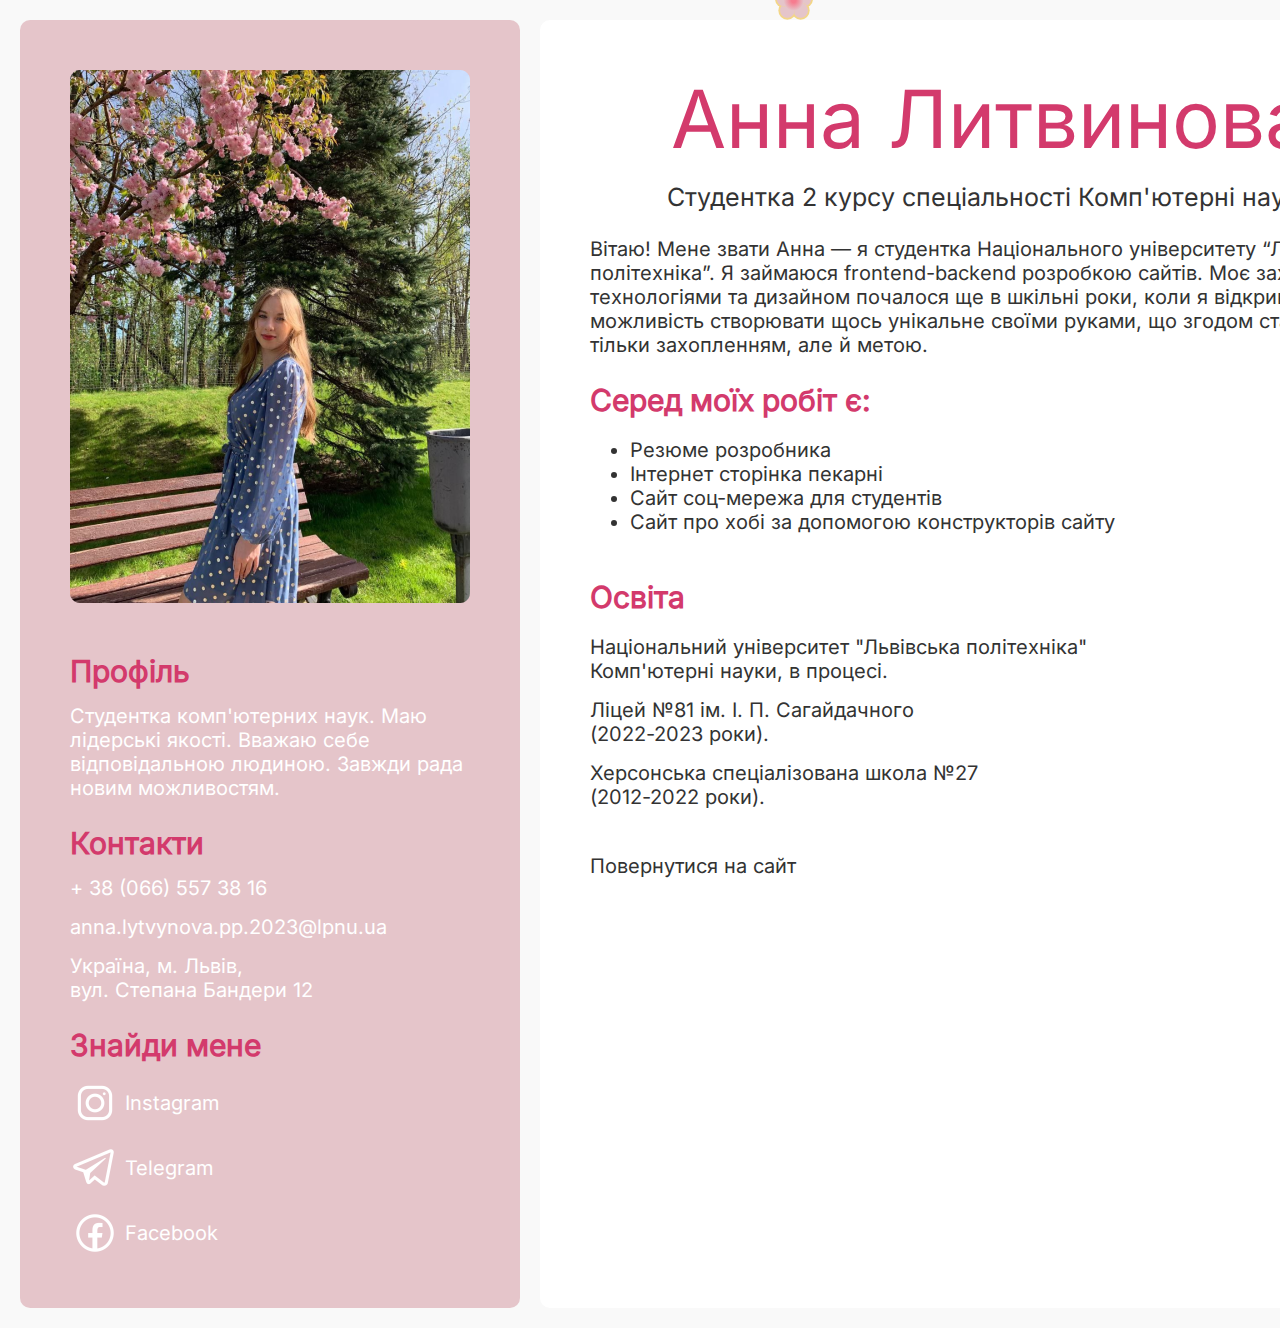
<file: autor.html>
<!DOCTYPE html>
<html lang="uk">
<head>
    <meta charset="UTF-8">
    <meta name="viewport" content="width=device-width, initial-scale=1.0">
    <meta name="author" content="Anna Lytvynova">
    <meta name="keywords" content="Архонти, геншин, Genshin Impact, історія, геймплей, піднесення, таланти, сузір’я">
    <meta name="description" content="Архонти">
    <meta name="robots" content="noindex, nofollow">
    <link rel="icon" href="./image/favicon.png" type="image/icon" class="icon">
    <link rel="stylesheet" href="./style/style.css">
    <link rel="stylesheet" href="./style/character-style.css">
    <title>Про автора</title>
</head>
<body class="autor">
    <div class="container">
        <!-- Ліва колонка -->
        <div class="left-column" data-animate="fade-in">
            <div class="profile-photo">
                <img src="./image/autor/image.jpg" alt="Фото автора">
            </div>
            <div class="profile-info">
                <h2 class="autor">Профіль</h2>
                <p>
                    Студентка комп'ютерних наук. Маю лідерські якості. Вважаю себе відповідальною людиною. Завжди рада
                    новим можливостям.
                </p>
            </div>
            <div class="autor-contacts">
                <h2 class="autor">Контакти</h2>
                <ul>
                    <li>
                        <a class="link" href="tel:+380665573816">+ 38 (066) 557 38 16</a>
                    </li>
                    <li>
                        <a class="link" href="mailto:anna.lytvynova.pp.2023@lpnu.ua">anna.lytvynova.pp.2023@lpnu.ua</a>
                    </li>
                    <li>
                        <a class="link" href="https://maps.app.goo.gl/qjgP1mHz5MEiXUup9" target="_blank">
                            Україна, м. Львів,
                            <br>вул. Степана Бандери 12
                        </a>
                    </li>
                </ul>
            </div>
            <div class="social-links">
                <h2 class="autor">Знайди мене</h2>
                <div class="social-media-autor">
                    <a href="https://www.instagram.com/any.sh.ka/" target="_blank">
                        <img class="sm-image" src="./image/Instagram.svg" alt="інстаграм">
                        <p>Instagram</p>
                    </a>
                </div>
                <div class="social-media-autor">
                    <a href="https://t.me/any_shka" target="_blank">
                        <img class="sm-image" src="./image/Telegram.svg" alt="телеграм">
                        <p>Telegram</p>
                    </a>
                </div>
                <div class="social-media-autor">
                    <a href="https://www.facebook.com/profile.php?id=100022411786687&locale=uk_UA" target="_blank">
                        <img class="sm-image" src="./image/Facebook.svg" alt="фейсбук"">
                        <p>Facebook</p>
                    </a>
                </div>
            </div>
        </div>
        <!-- Права колонка -->
        <div class="right-column" data-animate="fade-in">
            <div class="right-column-first">
                <h1 class="autor">Анна Литвинова</h1>
                <h3 class="autor">Студентка 2 курсу спеціальності Комп'ютерні науки</h3>
            </div>
            <p>
                Вітаю! Мене звати Анна — я студентка Національного університету “Львівська політехніка”. Я займаюся frontend-backend
                розробкою сайтів. Моє захоплення технологіями та дизайном почалося ще в шкільні роки, коли я відкрив для себе можливість
                створювати щось унікальне своїми руками, що згодом стало не тільки захопленням, але й метою.
            </p>
            <div class="right-column-second">
                <h2 class="autor">Серед моїх робіт є:</h2>
                <ul>
                    <li>Резюме розробника</li>
                    <li>Інтернет сторінка пекарні</li>
                    <li>Сайт соц-мережа для студентів</li>
                    <li>Сайт про хобі за допомогою конструкторів сайту</li>
                </ul>
            </div>
            <div class="right-column-third">
                <h2 class="autor">Освіта</h2>
                <ul>
                    <li>
                        Національний університет "Львівська політехніка"
                        <br>Комп'ютерні науки, в процесі.
                    </li>
                    <li>Ліцей №81 ім. І. П. Сагайдачного
                        <br>(2022-2023 роки).
                    </li>
                    <li>
                        Херсонська спеціалізована школа №27
                        <br>(2012-2022 роки).
                    </li>
                </ul>
            </div>
            <div>
                <a href="./index.html" class="back">Повернутися на сайт</a>
            </div>
        </div>
    </div>
    <script src="./script/script.js"></script>
    <script src="./script/snow.js"></script>
</body>
</html>
</file>
<file: style/style.css>
*,
*::before,
*::after {
    box-sizing: border-box;
}

:root{
    --gameplay: #656565;
    --dark-gold: #B4A87F;
    --gold: #D4BE6F;
    --anemo: #2FD4D6;
    --geo: #ECD693;
    --electro: #BFA7FB;
    --dendro: #AFF175;
    --hydro: #37A6D7;
    --pyro: #E55458;
    --cryo: #A0C7F3;
    --star: #44505C;
    --card-modal: #C9C9C9;
}

::-webkit-scrollbar {
    width: 10px;
    height: 10px;
    border-radius: 5px;
}

::-webkit-scrollbar-button {
    height: 1px;
    background-color: transparent;
}

.talents-text::-webkit-scrollbar {
    width: 5px;
}

.talents-text::-webkit-scrollbar-track {
    background-color: #ffffff51;
}

.talents-text::-webkit-scrollbar-thumb {
    background-color: #313c4eae;
}

.talents-text::-webkit-scrollbar-thumb:hover {
    background-color: #47556c;
}

.constellation-text-block::-webkit-scrollbar {
    width: 5px;
}

.constellation-text-block::-webkit-scrollbar-track {
    background-color: #ffffff51;
}

.constellation-text-block::-webkit-scrollbar-thumb {
    background-color: #313c4eae;
}

.constellation-text-block::-webkit-scrollbar-thumb:hover {
    background-color: #47556c;
}

@font-face {
    font-family: "Genshin Impact";
    src: url(/fonts/GenshinImpact.ttf);
}

@font-face {
    font-family: "Pacifico";
    src: url(/fonts/Pacifico.ttf);
}

@font-face {
    font-family: "Inter";
    src: url(/fonts/Inter.ttf);
}

html {
    scroll-behavior: smooth;
}

body {
    margin: 0 auto;
    background-repeat: no-repeat;
    background-position: center top;
    background-attachment: fixed;
    background-size: cover;
    font-family: "Inter";
    font-size: 20px;
    display: flex;
    flex-direction: column;
    align-items: center;
}

main {
    display: flex;
    flex-direction: column;
    align-items: center;
    z-index: 2;
}

h1 {
    margin: 30px 0 0 40px;
    font-size: 80px;
    font-family: "Pacifico";
    font-weight: 400;
}

h2 {
    margin: 30px 0 0 40px;
    font-size: 25px;
    font-family: "Genshin Impact";
}

h3 {
    width: 1300px;
    font-family: "Genshin Impact";
    font-size: 80px;
    font-weight: 400;
    text-transform: uppercase;
    position: relative;
    text-align: center;
    margin: 100px 0;
    display: flex;
    justify-content: center;
    align-items: center;
}

h3::before {
    position: absolute;
    left: 0;
    width: 350px;
    height: 5px;
    border-radius: 10px;
    content: '';
}

h3::after {
    position: absolute;
    right: 0;
    width: 350px;
    height: 5px;
    border-radius: 10px;
    content: '';
}

h4 {
    font-family: "Genshin Impact";
    font-size: 80px;
    font-weight: 400;
    padding: 25px 97px;
    margin: 0;
}

a {
    text-decoration: none;
}

section {
    width: 1300px;
}

p {
    margin: 0;
}

/* навігація */

header {
    display: flex;
    justify-content: center;
}

.nav {
    width: 1400px;
    height: 50px;
    border-radius: 15px;
    margin-top: 15px;
    padding: 0 20px;
    display: flex;
    justify-content: space-between;
    align-items: center;
    font-family: "Genshin Impact";
}

.nav ul {
    list-style-type: none;
    margin: 0;
    padding: 0;
}

.nav a {
    text-transform: uppercase;
    text-decoration: none;
    transition: color 0.4s ease;
    position: relative;
}

.nav a::after {
    content: '';
    position: absolute;
    left: 0;
    bottom: -5px;
    width: 0;
    height: 2px;
    border-radius: 2px;
    transition: width 0.4s ease;
}

.nav a:hover::after {
    width: 100%;
}

.nav span {
    font-size: 25px;
}

.nav span::after {
    content: '';
    position: absolute;
    left: 0;
    bottom: -5px;
    width: 0;
    height: 2px;
    border-radius: 2px;
    transition: width 0.4s ease;
}

.nav span:hover::after {
    width: 100%;
}

.nav ul {
    display: flex;
    gap: 20px;
}

.nav ul li a {
    gap: 20px;
}

/* віджет архонта */

.carousel {
    position: relative;
    display: flex;
    width: 1380px;
    flex-direction: row;
    justify-content: space-around;
    margin-top: 150px;
}

.carousel-button {
    position: absolute;
    cursor: pointer;
    padding: 0;
    background-color: transparent;
    border: transparent;
    top: 225px;
}

.carousel-button.left {
    left: 0;
} 

.carousel-button.right {
    right: 0;
}

.carousel-vidget {
    border-radius: 70px 70px 0 0;
    width: 1300px;
    height: 500px;
    position: absolute;
    z-index: 3;
}

.carousel-vidget-text {
    position: absolute;
    z-index: 3;
}

.carousel-vidget p {
    margin: 40px 0 0 40px;
    width: 550px;
    font-family: "Inter";
}

.img {
    position: absolute;
    bottom: 0;
    right: 0;
    z-index: 3;
    height: 600px;
    width: 700px;
}

.ellipse-left {
    position: absolute;
    bottom: 0;
    left: 0;
    width: 411px;
    height: 212px;
}

.ellipse-right {
    position: absolute;
    bottom: 0;
    right: 0;
    width: 405px;
    height: 347px;
}

/* історія */

#history-section h3 {
    margin-top: 600px;
}

.history-section {
    display: flex;
    flex-direction: column;
    align-items: center;
    gap: 50px;
}

.history-section-block {
    width: 1300px;
    height: 300px;
    padding: 25px;
    background-color: #fff;
    border-radius: 10px;
    box-shadow: 10px 10px 4px 0 rgba(0, 0, 0, 0.25);
    display: flex;
    justify-content: space-between;
}

.history-person-block {
    gap: 50px;
    display: flex;
    align-items: center;
}

.history-person-block img {
    height: 250px;
    width: 250px;
}

.history-text {
    width: 320px;
    height: 220px;
    border-radius: 10px;
    display: flex;
    justify-content: center;
    align-items: center;
}

.history-text p {
    margin: 0;
}

.history-symbol {
    gap: 25px;
    display: flex;
    align-items: center;
}

.history-symbol img {
    height: 280px;
    width: 280px;
}

.history-block {
    display: flex;
    justify-content: center;
    flex-wrap: wrap;
    gap: 100px;
}

.history-person {
    height: 600px;
    width: 600px;
    color: #fff;
    border-radius: 10px;
    overflow: auto;
}

.history-person p {
    font-weight: 400;
    padding: 0 30px;
}

/* геймплей */

.gameplay-section {
    display: flex;
    flex-direction: column;
    align-items: center;
    gap: 25px;
}

.gameplay-text {
    margin: 0;
    width: 1300px;
}

.gameplay-text span {
    font-weight: 600;
}

.gameplay-video-block {
    display: flex;
    justify-content: center;
    flex-wrap: wrap;
    column-gap: 100px;
    color: var(--gameplay);
}

.gameplay-video {
    display: flex;
    flex-direction: column;
    flex-wrap: wrap;
    text-align: center;
}

.gameplay-video img {
    margin: 25px 0;
    width: 600px;
}

.gameplay-video video {
    margin: 25px 0;
    width: 600px;
    height: 325px;
    background-color: #000;
}

.gameplay-video p {
    margin: 0;
}

/* піднесення */

.ascensions-section {
    display: flex;
    flex-direction: column;
    align-items: center;
    gap: 50px;
}

.ascensions-section img {
    width: 1300px;
    height: 1106px;
    border-radius: 10px;
}

.ascensions-text {
    margin: 0;
    width: 1300px;
}

/* таланти */

.talents-section {
    display: flex;
    flex-direction: column;
    align-items: center;
    color: #fff;
    gap: 50px;
}

.talents-section-img {
    width: 880px;
    height: 1510px;
    border-radius: 10px;
}

.talents-section-block {
    display: flex;
    justify-content: center;
}

.talents-section-block-interactive {
    width: 1300px;
    position: relative;
    display: flex;
    justify-content: center;
    font-family: "Genshin Impact";
    font-size: 15px;
}

.talents-left-section {
    width: 350px;
    height: 710px;
    background: linear-gradient(180deg, rgba(38, 47, 62, 0.9) 31.3%, rgba(102, 102, 102, 0.5) 78.3%);
    position: absolute;
    z-index: 3;
    display: flex;
    flex-direction: column;
    align-items: center;
    padding: 25px;
    display: none;
    opacity: 0;
    transform: translateX(-100%);
    animation: slideIn 0.3s ease-out forwards;
}

@keyframes slideIn {
    0% {
        opacity: 0;
        transform: translateX(-100%);
    }

    100% {
        opacity: 1;
        transform: translateX(0);
    }
}

@keyframes slideOut {
    0% {
        opacity: 1;
        transform: translateX(100%);
    }

    100% {
        opacity: 0;
        transform: translateX(0);
    }
}

.talents-left-section p {
    margin: 0;
}

.talents-left-section img {
    margin: 10px 0;
    height: 50px;
    width: 50px;
}

.talents-left-text {
    text-align: center;
}

.description {
    border-radius: 25px;
    border-color: transparent;
    width: 300px;
    height: 30px;
    background-color: #fff;
    color: var(--star);
    display: flex;
    align-items: center;
    justify-content: center;
    display: flex;
    margin: 25px 0;
}

.talents-text {
    width: 300px;
    height: 445px;
    overflow: auto;
}

.talents-list {
    margin: 0;
}

.star-block {
    position: absolute;
    width: 300px;
    height: 20px;
    margin: 25px;
    bottom: 0;
    display: flex;
    justify-content: center;
}

.string-b {
    position: absolute;
    display: block;
    width: 130px;
    height: 2px;
    left: 0;
    top: 10px;
    background-color: var(--star);
    border-radius: 10px;
    color: transparent;
}

img.star {
    position: absolute;
    margin: 0;
    height: 20px;
    width: 20px;
}

.string-a {
    position: absolute;
    display: block;
    width: 130px;
    height: 2px;
    right: 0;
    top: 10px;
    background-color: var(--star);
    border-radius: 10px;
    color: transparent;
}

img.talents-intersctive-img {
    height: 710px;
    width: 1300px;
}

.talents-right-block {
    width: 370px;
    height: 375px;
    position: absolute;
    top: 0;
    right: 0;
    margin: 50px;
    display: flex;
    flex-direction: column;
    align-items: flex-end;
}

.talents-right-section {
    display: flex;
    align-items: center;
    margin: 0 0 15px 0;
}

.talents-right-section img {
    height: 50px;
    width: 50px;
    margin: 0;
}

.talents-right-section p {
    margin-right: 20px;
    width: 250px;
    text-align: end;
}

.talents-right-section:hover {
    width: 370px;
    height: 50px;
    background: linear-gradient(90deg, rgba(255, 255, 255, 0) 0%, rgba(0, 0, 0, 0.1) 16.61%, rgba(0, 0, 0, 0.3) 50%, rgba(0, 0, 0, 0.1) 87.98%, rgba(255, 255, 255, 0) 100%);
    display: flex;
    justify-content: flex-end;
    align-items: center;
    margin: 0 0 15px 0;
}

.talents-right-section.active {
    width: 370px;
    height: 50px;
    background: linear-gradient(90deg, rgba(255, 255, 255, 0) 0%, rgba(0, 0, 0, 0.1) 16.61%, rgba(0, 0, 0, 0.3) 50%, rgba(0, 0, 0, 0.1) 87.98%, rgba(255, 255, 255, 0) 100%);
    display: flex;
    justify-content: flex-end;
    align-items: center;
    margin: 0 0 15px 0;
}

.talents-p {
    margin: 0;
    width: 1300px;
    color: #000;
}

.dark-gold {
    color: var(--dark-gold);
}

.gold {
    color: var(--gold);
}

.anemo {
    color: var(--anemo);
}

.geo {
    color: var(--geo);
}

.electro {
    color: var(--electro);
}

.dendro {
    color: var(--dendro);
}

.hydro {
    color: var(--hydro);
}

.pyro {
    color: var(--pyro);
}

.cryo {
    color: var(--cryo);
}

/* сузір'я */

.constellation-section {
    display: flex;
    flex-direction: column;
    align-items: center;
    color: #fff;
}

.constellation-section-block {
    display: flex;
    justify-content: center;
}

.constellation-section-block-interactive {
    width: 1300px;
    position: relative;
    display: flex;
    justify-content: center;
    font-family: "Genshin Impact";
    font-size: 15px;
}

.constellation-left-section {
    width: 350px;
    height: 730px;
    background: linear-gradient(180deg, rgba(38, 47, 62, 0.9) 31.3%, rgba(102, 102, 102, 0.5) 78.3%);
    position: absolute;
    z-index: 3;
    display: flex;
    flex-direction: column;
    align-items: center;
    padding: 25px;
    display: none;
    opacity: 0;
    transform: translateX(-100%);
    animation: slideIn 0.3s ease-out forwards;
}

.constellation-left-section-top {
    display: flex;
    flex-direction: column;
    align-items: center;
}

.constellation-left-section img {
    width: 75px;
    height: 75px;
    margin: 0;
}

.star-block-top {
    position: relative;
    width: 300px;
    height: 20px;
    margin: 25px;
    top: 0;
    display: flex;
    justify-content: center;
}

.string-b {
    position: absolute;
    display: block;
    width: 130px;
    height: 2px;
    left: 0;
    top: 10px;
    background-color: var(--star);
    border-radius: 10px;
    color: transparent;
}

.star-block-top img.star {
    position: absolute;
    margin: 0;
    height: 20px;
    width: 20px;
}

.string-a {
    position: absolute;
    display: block;
    width: 130px;
    height: 2px;
    right: 0;
    top: 10px;
    background-color: var(--star);
    border-radius: 10px;
    color: transparent;
}

.constellation-text {
    width: 300px;
}

.constellation-text .dark-gold {
    color: var(--dark-gold);
    font-size: 20px;
}

.constellation-left-section p {
    margin: 0;
}

.constellation-text p:nth-child(2) {
    margin: 10px 0 30px 0;
}

.constellation-text-block {
    width: 305px;
    height: 375px;
    overflow: auto;
}

.string {
    width: 300px;
    height: 2px;
    background-color: var(--star);
    border-radius: 10px;
    color: transparent;
    margin-top: 15px;
}

.star-block-bottom {
    position: absolute;
    width: 300px;
    height: 20px;
    margin: 25px;
    bottom: 0;
    display: flex;
    justify-content: center;
}

.star-block-bottom img.star {
    position: absolute;
    margin: 0;
    height: 20px;
    width: 20px;
}

.conselattion-section-img {
    height: 730px;
    width: 1300px;
}

.constellation-right-block {
    width: 350px;
    height: 480px;
    position: absolute;
    top: 0;
    right: 0;
    margin: 124px 55px;
    gap: 30px;
    display: flex;
    flex-direction: column;
    justify-content: space-between;
}

.constellation-right-section {
    display: flex;
    align-items: center;
    height: 50px;
}

.constellation-right-section img {
    height: 50px;
    width: 50px;
    margin: 0;
}

.constellation-right-section p {
    margin-left: 20px;
    width: 250px;
}

.constellation-right-section:nth-child(2) {
    margin-left: 50px;
}

.constellation-right-section:nth-child(3) {
    margin-left: 75px;
}

.constellation-right-section:nth-child(4) {
    margin-left: 75px;
}

.constellation-right-section:nth-child(5) {
    margin-left: 50px;
}

.constellation-right-section:hover {
    height: 50px;
    background: linear-gradient(90deg, rgba(255, 255, 255, 0) 0%, rgba(132, 132, 132, 0.1) 16.61%, rgba(255, 255, 255, 0.3) 50%, rgba(132, 132, 132, 0.1) 87.98%, rgba(255, 255, 255, 0) 100%);
}

.constellation-right-section.active {
    height: 50px;
    background: linear-gradient(90deg, rgba(255, 255, 255, 0) 0%, rgba(132, 132, 132, 0.1) 16.61%, rgba(255, 255, 255, 0.3) 50%, rgba(132, 132, 132, 0.1) 87.98%, rgba(255, 255, 255, 0) 100%);
}
.star-consellation img {
    position: absolute;
    height: 82px;
    width: 82px;
    transition: transform 0.3s ease;
}

.star-consellation img.active {
    transform: scale(1.7);
}

/* картки */

.cards-section {
    display: flex;
    flex-direction: column;
    align-items: center;
    gap: 50px;
}

.cards-text {
    margin: 0;
    width: 1300px;
}

.genshin {
    font-family: "Genshin Impact";
}

.cards-section-block {
    display: flex;
    justify-content: center;
    flex-wrap: wrap;
    gap: 100px;
}

.cards-section-block img {
    cursor: pointer;
    transition: transform 0.3s ease;
    height: 600px;
    width: 350px;
}

.cards-section-block img:hover {
    transform: scale(1.1);
}

/* модальне вікно */

.cards-section-block-modal {
    opacity: 0;
    visibility: hidden;
    transition: opacity 0.3s ease, visibility 0.5s ease;
}

.cards-section-block-modal.visible {
    opacity: 1;
    visibility: visible;
    display: flex;
}

.cards-section-block-modal-mini {
    position: fixed;
    top: 0;
    left: 0;
    right: 0;
    bottom: 0;
    width: 100%;
    height: 100%;
    display: flex;
    justify-content: center;
    align-items: center;
    background-color: rgba(0, 0, 0, 0.5);
    z-index: 5;
}

.modal {
    position: relative;
    width: 1300px;
    height: 665px;
    border-radius: 20px;
    font-family: "Genshin Impact";
    color: #fff;
    font-size: 15px;
    overflow: auto;
    display: flex;
    justify-content: space-between;
    padding: 25px;
}

.modal-block-left {
    display: flex;
    flex-direction: column;
    gap: 25px;
}

.block-modal {
    width: 800px;
    height: auto;
    border-radius: 20px;
    display: flex;
    justify-content: space-between;
    padding: 15px;
    margin-right: 35px;
}

.modal-block {
    display: flex;
}

.modal-mini-block {
    width: 100px;
    height: 100px;
    border-radius: 20px;
    margin-right: 25px;
}

.modal-mini-block img {
    height: 100px;
    width: 100px;
}

.modal-text {
    display: flex;
    flex-direction: column;
    gap: 30px;
}

.modal-text-block {
    display: flex;
    flex-direction: column;
    gap: 10px;
}

.modal-text p {
    margin: 0;
}

.one {
    font-size: 20px;
}

.two {
    color: var(--card-modal);
}

.stuhiya {
    display: flex;
    gap: 10px;
}

.stuhiya img {
    height: 33px;
    width: 30px;
}

.fake {
    color: transparent;
    height: 1px;
}

.close-btn {
    background: transparent;
    border: transparent;
    width: 15px;
    height: 25px;
    color: #fff;
    font-size: 20px;
    cursor: pointer;
}

/* регіон */

.region{
    display: flex;
    flex-direction: column;
    justify-content: center;
    align-items: center;
    gap: 50px;
}

.region-section {
    display: flex;
    justify-content: space-between;
    align-items: center;
    width: 1300px;
}

.region-section-block{
    display: flex;
    flex-direction: column;
    gap: 25px;
    width: 675px;
}

.region-section-p {
    margin: 0;
    font-family: "Genshin Impact";
    font-size: 70px;
}

.region-section-text {
    display: flex;
    flex-direction: column;
    gap: 10px;
}

.region-section-text p {
    margin: 0;
}

.region-map {
    display: flex;
    flex-direction: column;
    align-items: center;
    gap: 25px;
}

.region-p {
    font-family: "Genshin Impact";
    font-size: 50px;
    margin: 0;
}

.map {
    border-radius: 20px;
}

.region-music {
    display: flex;
    flex-direction: column;
    align-items: center;
    gap: 25px;
}

.region-music p {
    margin: 0;
}

.region-music-section {
    display: flex;
    flex-direction: column;
    gap: 10px;
}

.spotify {
    border-radius: 12px;
    margin-bottom: 50px;
}

/* футер */

footer {
    height: 200px;
    width: 100%;
    display: flex;
    justify-content: center;
    font-size: 15px;
}

.footer::before {
    background-repeat: no-repeat;
    position: absolute;
    bottom: 0;
    left: 0;
    content: '';
    height: 120px;
}

.footer {
    width: 100%;
    position: relative;
    display: flex;
    align-items: center;
    justify-content: space-around;
}

.footer::after {
    background-repeat: no-repeat;
    position: absolute;
    bottom: 0;
    right: 0;
    content: '';
    height: 120px;
}

.footer-section {
    display: flex;
    align-items: center;
    justify-content: space-around;
    width: 100%;
    margin: 50px 150px;
    z-index: 3;
}

.footer-first {
    display: flex;
    flex-direction: column;
    gap: 20px;
}

.link-first {
    color: #fff;
    transition: color 0.4s ease;
}

.footer-nav {
    display: flex;
    align-items: center;
    font-family: "Genshin Impact";
}

.footer-nav ul {
    display: flex;
    gap: 20px;
    list-style: none;
    padding: 0;
    margin: 0;
}

.footer-nav a {
    text-transform: uppercase;
    text-decoration: none;
    transition: color 0.4s ease;
    position: relative;
}

.footer-nav a::after {
    content: '';
    position: absolute;
    left: 0;
    bottom: -5px;
    width: 0;
    height: 2px;
    border-radius: 2px;
    transition: width 0.4s ease;
}

.footer-nav a:hover::after {
    width: 100%;
}

.footer-copyright {
    font-size: 15px;
    margin: 0;
}

.footer-second ul {
    display: flex;
    flex-direction: column;
    gap: 10px;
    list-style: none;
    margin: 0;
    padding: 0;
}

.footer-second .link {
    display: inline-block;
    color: #fff;
    transition: transform 0.3s ease;
}

.footer-second .link:hover {
    transform: scale(1.1);
}

.footer-third {
    display: flex;
    flex-direction: column;
    gap: 5px;
}

.footer-third p {
    color: #fff;
    display: flex;
    flex-direction: column;
    justify-content: center;
    gap: 5px;
    margin: 0;
}

.social-media {
    position: relative;
    display: inline-block;
}

.social-media::after {
    content: '';
    position: absolute;
    left: 0;
    bottom: -5px;
    width: 0;
    height: 2px;
    border-radius: 2px;
    transition: width 0.4s ease;
    background-color: #fff;
}

.social-media:hover::after {
    width: 100%;
}

.social-media a {
    display: flex;
    gap: 5px;
    cursor: pointer;
}

[data-animate] {
    opacity: 0;
    transform: translateY(20px);
    transition: opacity 0.6s ease, transform 0.6s ease;
}

[data-animate].show {
    opacity: 1;
    transform: translateY(0);
}

.video-container {
    position: fixed;
    top: 0;
    left: 0;
    width: 100%;
    height: 100%;
    display: flex;
    justify-content: center;
    align-items: center;
    transition: opacity 0.4s ease;
    z-index: 3;
}

.video-container video {
    width: 100%;
    height: 100%;
    object-fit: cover;
}

.video-container.hidden {
    opacity: 0;
    pointer-events: none;
}

body.index {
    background-image: url(/image/index/background.png);
    width: 100%;
    height: 100%;
    object-fit: cover;
}

main.index {
    margin: 100px 0;
    display: flex;
    flex-direction: column;
    align-items: center;
    gap: 150px;
}

.banner {
    display: flex;
    flex-direction: column;
    align-items: flex-end
}

.banner img {
    width: 1000px;
    height: 515px;
}

button.index {
    width: 250px;
    height: 50px;
    border: solid #D2D2AF 3px;
    background-color: #edecec;
    border-radius: 40px;
    margin-top: 25px;
    transition: background-color 0.4s ease;
}

button.index:hover {
    background-color: #fff;
}

button.index a {
    color: #D2D2AF;
    font-size: 20px;
    font-family: "Genshin Impact";
}

/* сторінка про автора */

body.autor {
    margin: 0;
    padding: 0;
    color: #333;
    background-color: #f9f9f9;
}

h1.autor {
    color: #d33a6c;
    margin: 0;
    font-family: "Inter";
    font-size: 80px;
}

h2.autor {
    font-size: 30px;
    color: #d33a6c;
    font-family: "Inter";
    margin: 0;
}

h3.autor {
    font-family: "Inter";
    width: auto;
    font-size: 25px;
    margin: 0;
    text-transform: none;
}

body.autor h1,h2,h3,p,ul,li,a  {
    z-index: 2;
    position: relative;
}

.container {
    display: flex;
    margin: 0 auto;
    padding: 20px;
    gap: 20px;
}

.left-column {
    width: 500px;
    background-color: #E5C5CA;
    color: #fff;
    padding: 50px;
    border-radius: 10px;
    display: flex;
    flex-direction: column;
    gap: 25px;
}

.profile-photo {
    margin-bottom: 25px;
    z-index: 2;
}

.left-column div {
    display: flex;
    flex-direction: column;
    gap: 15px;
}

.autor-contacts ul {
    display: flex;
    flex-direction: column;
    gap: 15px;
    list-style: none;
    margin: 0;
    padding: 0;
}

.autor-contacts .link {
    display: inline-block;
    color: #fff;
    transition: transform 0.3s ease;
}

.autor-contacts .link:hover {
    transform: scale(1.1);
}

.right-column {
    width: 900px;
    background-color: #ffffff;
    padding: 50px;
    border-radius: 10px;
    display: flex;
    flex-direction: column;
    gap: 25px;
}

.right-column-first {
    display: flex;
    flex-direction: column;
    align-items: center;
    gap: 15px;
    z-index: 2;
}

.right-column-second {
    z-index: 2;
}

.right-column-third ul {
    list-style: none;
    display: flex;
    flex-direction: column;
    gap: 15px;
    padding: 0;
    z-index: 2;
}

.social-links {
    display: flex;
    flex-direction: column;
    gap: 15px;
}

.social-media-autor p {
    color: #fff;
    display: flex;
    flex-direction: column;
    justify-content: center;
    gap: 5px;
    margin: 0;
}

.sm-image {
    height: 50px;
    width: 50px;
}

.social-media-autor {
    position: relative;
    display: inline-block;
    width: 175px;
    height: 50px;
}

.social-media-autor::after {
    content: '';
    position: absolute;
    left: 0;
    bottom: -5px;
    width: 0;
    height: 2px;
    border-radius: 2px;
    transition: width 0.4s ease;
    background-color: #fff;
}

.social-media-autor:hover::after {
    width: 100%;
}

.social-media-autor a {
    display: flex;
    gap: 5px;
    cursor: pointer;
}

.snowflake {
    position: absolute;
    top: -50px;
    z-index: 1;
    pointer-events: none;
}

.back {
    color: #333;
}

.back::after {
    content: '';
    position: absolute;
    left: 0;
    bottom: -5px;
    width: 0;
    height: 2px;
    border-radius: 2px;
    transition: width 0.4s ease;
    background-color: #333;
}

.back:hover::after {
    width: 100%;
}
</file>
<file: style/character-style.css>
/* Венті */

:root {
    --anemo: #2FD4D6;
    --H3-venti: #22575E;
    --H3-venti-light: #7D9DA1;
    --nav-block-venti: #E5F3F1;
    --nav-text-venti: #2CAABA;
    /* --carousel-venti: #86D3CE; */
    --history-venti: #72E6EE;
}

.history-person.venti::-webkit-scrollbar-thumb {
    background-color: #16717d;
    border-radius: 5px;
}

.history-person.venti::-webkit-scrollbar-thumb:hover {
    background-color: #31b8ca;
}

.cards-section-block-modal.venti ::-webkit-scrollbar-thumb {
    background-color: #2b6871;
    border-radius: 5px;
}

.cards-section-block-modal.venti ::-webkit-scrollbar-thumb:hover {
    background-color: #23818c;
}

.cards-section-block-modal.venti ::-webkit-scrollbar-track {
    border-radius: 5px;
    background-color: var(--H3-venti-light);
}

body.venti {
    background-image: url(/image/venti/background.png);
}

.nav.venti {
    background-color: var(--nav-block-venti);
}

.nav.venti span {
    color: var(--nav-text-venti);
}

.nav.venti span:hover {
    color: var(--anemo);
}

.nav.venti span::after {
    background-color: var(--anemo);
}

.nav.venti a {
    color: var(--nav-text-venti);
}

.nav.venti a:hover {
    color: var(--anemo);
}

.nav.venti a::after {
    background-color: var(--anemo);
}

.carousel-vidget.venti {
    color: #fff;
    background-color: var(--nav-text-venti);
}

.carousel-button.venti svg {
    fill: var(--nav-text-venti);
}

.venti-h3::before {
    background-color: var(--H3-venti);
}

.venti-h3 {
    color: var(--H3-venti);
}

.venti-h3::after {
    background-color: var(--H3-venti);
}

.history-text.venti {
    background-color: var(--history-venti);
}

.history-person.venti {
    background-color: var(--nav-text-venti);
}

.gameplay-text span.venti {
    color: var(--nav-text-venti);
}

.star-consellation.venti img:nth-child(1) {
    top: 147px;
    left: 593px;
}

.star-consellation.venti img:nth-child(2) {
    top: 220px;
    left: 682px;
}

.star-consellation.venti img:nth-child(3) {
    top: 374px;
    left: 794px;
}

.star-consellation.venti img:nth-child(4) {
    top: 534px;
    left: 595px;
}

.star-consellation.venti img:nth-child(5) {
    top: 459px;
    left: 463px;
}

.star-consellation.venti img:nth-child(6) {
    top: 422px;
    left: 613px;
}

.modal.venti {
    background-color: var(--H3-venti);
}

.block-modal.venti {
    background-color: var(--H3-venti-light);
}

.modal-mini-block.venti {
    background-color: var(--H3-venti);
}

.region-section-p.venti {
    color: var(--nav-text-venti);
}

.region-p.venti {
    color: var(--nav-text-venti);
}

footer.venti {
    background-color: var(--H3-venti);
}

.footer.venti::before {
    background-image: url(/image/venti/footer/footer1.png);
    width: 205px;
}

.footer.venti::after {
    background-image: url(/image/venti/footer/footer2.png);
    width: 260px;
}

.link-first.venti:hover {
    color: #8de7f3;
}

.footer-nav.venti a {
    color: var(--nav-text-venti);
}

.footer-nav.venti a:hover {
    color: var(--anemo);
}

.footer-nav.venti a::after {
    background-color: var(--anemo);
}

.footer-copyright.venti {
    color: var(--nav-text-venti);
}

/* Джон Лі */

:root {
    --H3-zhongli: #69452F;
    --H3-zhongli-light: #B79078;
    --nav-block-zhongli: #F5E0C5;
    --nav-text-zhongli: #BC754B;
    /* --carousel-zhongli: #D9AE68; */

}

.history-person.zhongli::-webkit-scrollbar-thumb {
    background-color: #975b39;
    border-radius: 5px;
}

.history-person.zhongli::-webkit-scrollbar-thumb:hover {
    background-color: #d08b63;
}

.cards-section-block-modal.zhongli ::-webkit-scrollbar-thumb {
    background-color: #80543a;
    border-radius: 5px;
}

.cards-section-block-modal.zhongli ::-webkit-scrollbar-thumb:hover {
    background-color: #9e6b4d;
}

.cards-section-block-modal.zhongli ::-webkit-scrollbar-track {
    border-radius: 5px;
    background-color: var(--H3-zhongli-light);
}

body.zhongli {
    background-image: url(/image/zhongli/background.png);
}

.nav.zhongli {
    background-color: var(--nav-block-zhongli);
}

.nav.zhongli span {
    color: var(--nav-text-zhongli);
}

.nav.zhongli span:hover {
    color: #EFA237;
}

.nav.zhongli span::after {
    background-color: #EFA237;
}

.nav.zhongli a {
    color: var(--nav-text-zhongli);
}

.nav.zhongli a:hover {
    color: #EFA237;
}

.nav.zhongli a::after {
    background-color: #EFA237;
}

.carousel-vidget.zhongli {
    color: #fff;
    background-color: var(--nav-text-zhongli);
}

.carousel-button.zhongli svg {
    fill: var(--nav-text-zhongli);
}

.zhongli-h3 {
    color: var(--H3-zhongli);
}

.zhongli-h3::before {
    background-color: var(--H3-zhongli);
}

.zhongli-h3::after {
    background-color: var(--H3-zhongli);
}

.history-text.zhongli {
    background-color: var(--nav-block-zhongli);
}

.history-person.zhongli {
    background-color: var(--nav-text-zhongli);
}

.gameplay-text span.zhongli {
    color: var(--nav-text-zhongli);
}

.star-consellation.zhongli img:nth-child(1) {
    top: 306px;
    left: 527px;
}

.star-consellation.zhongli img:nth-child(2) {
    top: 408px;
    left: 470px;
}

.star-consellation.zhongli img:nth-child(3) {
    top: 547px;
    left: 608px;
}

.star-consellation.zhongli img:nth-child(4) {
    top: 408px;
    left: 748px;
}

.star-consellation.zhongli img:nth-child(5) {
    top: 206px;
    left: 608px;
}

.star-consellation.zhongli img:nth-child(6) {
    top: 387px;
    left: 608px;
}

.modal.zhongli {
    background-color: var(--H3-zhongli);
}

.block-modal.zhongli {
    background-color: var(--H3-zhongli-light);
}

.modal-mini-block.zhongli {
    background-color: var(--H3-zhongli);
}

.region-section-p.zhongli {
    color: var(--nav-text-zhongli);
}

.region-p.zhongli {
    color: var(--nav-text-zhongli);
}

footer.zhongli {
    background-color: var(--H3-zhongli);
}

.footer.zhongli::before {
    background-image: url(/image/zhongli/footer/footer1.png);
    width: 185px;
}

.footer.zhongli::after {
    background-image: url(/image/zhongli/footer/footer2.png);
    width: 243px;
}
.link-first.zhongli:hover {
    color: #f4c789;
}

.footer-nav.zhongli a {
    color: var(--nav-text-zhongli);
}

.footer-nav.zhongli a:hover {
    color: #EFA237;
}

.footer-nav.zhongli a::after {
    background-color: #EFA237;
}

.footer-copyright.zhongli {
    color: var(--nav-text-zhongli);
}

/* Райден */

:root {
    --electro: #BFA7FB;
    --H3-raiden: #5B2D67;
    --H3-raiden-light: #B07CBD;
    --nav-block-raiden: #FBE3FF;
    --nav-text-raiden: #8358C4;
    /* --carousel-raiden: #DDB8E4; */

}

.history-person.raiden::-webkit-scrollbar-thumb {
    background-color: #593391;
    border-radius: 5px;
}

.history-person.raiden::-webkit-scrollbar-thumb:hover {
    background-color: #a677eb;
}

.cards-section-block-modal.raiden ::-webkit-scrollbar-thumb {
    background-color: #8358C4;
    border-radius: 5px;
}

.cards-section-block-modal.raiden ::-webkit-scrollbar-thumb:hover {
    background-color: #8c60ce;
}

.cards-section-block-modal.raiden ::-webkit-scrollbar-track {
    border-radius: 5px;
    background-color: var(--H3-raiden-light);
}

body.raiden {
    background-image: url(/image/raiden/background.png);
}

.nav.raiden {
    background-color: var(--nav-block-raiden);
}

.nav.raiden span {
    color: var(--nav-text-raiden);
}

.nav.raiden span:hover {
    color: var(--electro);
}

.nav.raiden span::after {
    background-color: var(--electro);
}

.nav.raiden a {
    color: var(--nav-text-raiden);
}

.nav.raiden a:hover {
    color: var(--electro);
}

.nav.raiden a::after {
    background-color: var(--electro);
}

.carousel-vidget.raiden {
    color: #fff;
    background-color: var(--nav-text-raiden);
}

.carousel-button.raiden svg {
    fill: var(--nav-text-raiden);
}

.raiden-h3 {
    color: var(--H3-raiden);
}

.raiden-h3::before {
    background-color: var(--H3-raiden);
}

.raiden-h3::after {
    background-color: var(--H3-raiden);
}

.history-text.raiden {
    background-color: var(--nav-block-raiden);
}

.history-person.raiden {
    background-color: var(--nav-text-raiden);
}

.gameplay-text span.raiden {
    color: var(--nav-text-raiden);
}

.star-consellation.raiden img:nth-child(1) {
    top: 542px;
    left: 608px;
}

.star-consellation.raiden img:nth-child(2) {
    top: 436px;
    left: 796px;
}

.star-consellation.raiden img:nth-child(3) {
    top: 253px;
    left: 796px;
}

.star-consellation.raiden img:nth-child(4) {
    top: 120px;
    left: 608px;
}

.star-consellation.raiden img:nth-child(5) {
    top: 252px;
    left: 427px;
}

.star-consellation.raiden img:nth-child(6) {
    top: 436px;
    left: 427px;
}

.modal.raiden {
    background-color: var(--H3-raiden);
}

.block-modal.raiden {
    background-color: var(--H3-raiden-light);
}

.modal-mini-block.raiden {
    background-color: var(--H3-raiden);
}

.region-section-p.raiden {
    color: var(--nav-text-raiden);
}

.region-p.raiden {
    color: var(--nav-text-raiden);
}

footer.raiden {
    background-color: var(--H3-raiden);
}

.footer.raiden::before {
    background-image: url(/image/raiden/footer/footer1.png);
    width: 265px;
}

.footer.raiden::after {
    background-image: url(/image/raiden/footer/footer2.png);
    width: 175px;
}

.link-first.raiden:hover {
    color: #c5a2f9;
}

.footer-nav.raiden a {
    color: var(--nav-text-raiden);
}

.footer-nav.raiden a:hover {
    color: var(--electro);
}

.footer-nav.raiden a::after {
    background-color: var(--electro);
}

.footer-copyright.raiden {
    color: var(--nav-text-raiden);
}

/* Нахіда */

:root {
    --H3-nahida: #175C30;
    --H3-nahida-light: #61B27F;
    --nav-block-nahida: #EAEEDF;
    --nav-text-nahida: #379859;
    /* --carousel-nahida: #ADDEC1; */

}

.history-person.nahida::-webkit-scrollbar-thumb {
    background-color: #2a7a46;
    border-radius: 5px;
}

.history-person.nahida::-webkit-scrollbar-thumb:hover {
    background-color: #51bd76;
}

.cards-section-block-modal.nahida ::-webkit-scrollbar-thumb {
    background-color: #1c5530;
    border-radius: 5px;
}

.cards-section-block-modal.nahida ::-webkit-scrollbar-thumb:hover {
    background-color: #3aa45f;
}

.cards-section-block-modal.nahida ::-webkit-scrollbar-track {
    border-radius: 5px;
    background-color: var(--H3-nahida-light);
}

body.nahida {
    background-image: url(/image/nahida/background.png);
}

.nav.nahida {
    background-color: var(--nav-block-nahida);
}

.nav.nahida span {
    color: var(--nav-text-nahida);
}

.nav.nahida span:hover {
    color: #5dd487;
}

.nav.nahida span::after {
    background-color: #5dd487;
}

.nav.nahida a {
    color: var(--nav-text-nahida);
}

.nav.nahida a:hover {
    color: #5dd487;
}

.nav.nahida a::after {
    background-color: #5dd487;
}

.carousel-vidget.nahida {
    color: #fff;
    background-color: var(--nav-text-nahida);
}

.carousel-button.nahida svg {
    fill: var(--nav-text-nahida);
}

.nahida-h3 {
    color: var(--H3-nahida);
}

.nahida-h3::before {
    background-color: var(--H3-nahida);
}

.nahida-h3::after {
    background-color: var(--H3-nahida);
}

.history-text.nahida {
    background-color: var(--nav-block-nahida);
}

.history-person.nahida {
    background-color: var(--nav-text-nahida);
}

.gameplay-text span.nahida {
    color: var(--nav-text-nahida);
}

.star-consellation.nahida img:nth-child(1) {
    top: 510px;
    left: 400px;
}

.star-consellation.nahida img:nth-child(2) {
    top: 325px;
    left: 400px;
}

.star-consellation.nahida img:nth-child(3) {
    top: 68px;
    left: 609px;
}

.star-consellation.nahida img:nth-child(4) {
    top: 326px;
    left: 814px;
}

.star-consellation.nahida img:nth-child(5) {
    top: 511px;
    left: 815px;
}

.star-consellation.nahida img:nth-child(6) {
    top: 539px;
    left: 609px;
}

.modal.nahida {
    background-color: var(--H3-nahida);
}

.block-modal.nahida {
    background-color: var(--H3-nahida-light);
}

.modal-mini-block.nahida {
    background-color: var(--H3-nahida);
}

.region-section-p.nahida {
    color: var(--nav-text-nahida);
}

.region-p.nahida {
    color: var(--nav-text-nahida);
}

footer.nahida {
    background-color: var(--H3-nahida);
}

.footer.nahida::before {
    background-image: url(/image/nahida/footer/footer1.png);
    width: 282px;
}

.footer.nahida::after {
    background-image: url(/image/nahida/footer/footer2.png);
    width: 220px;
}

.link-first.nahida:hover {
    color: #8cf1af;
}

.footer-nav.nahida a {
    color: var(--nav-text-nahida);
}

.footer-nav.nahida a:hover {
    color: #5dd487;
}

.footer-nav.nahida a::after {
    background-color: #5dd487;
}

.footer-copyright.nahida {
    color: var(--nav-text-nahida);
}

/* Фуріна */

:root {
    --H3-furina: #282C5B;
    --H3-furina-light: #767AB0;
    --nav-block-furina: #C0EAFF;
    --nav-text-furina: #475AB8;
    /* --carousel-furina: #7BA3F6; */

}

.history-person.furina::-webkit-scrollbar-thumb {
    background-color: #314299;
    border-radius: 5px;
}

.history-person.furina::-webkit-scrollbar-thumb:hover {
    background-color: #6578d7;
}

.cards-section-block-modal.furina ::-webkit-scrollbar-thumb {
    background-color: #304093;
    border-radius: 5px;
}

.cards-section-block-modal.furina ::-webkit-scrollbar-thumb:hover {
    background-color: #6a7dd9;
}

.cards-section-block-modal.furina ::-webkit-scrollbar-track {
    border-radius: 5px;
    background-color: var(--H3-furina-light);
}

body.furina {
    background-image: url(/image/furina/background.png);
}

.nav.furina {
    background-color: var(--nav-block-furina);
}

.nav.furina span {
    color: var(--nav-text-furina);
}

.nav.furina span:hover {
    color: #668fe6;
}

.nav.furina span::after {
    background-color: #668fe6;
}

.nav.furina a {
    color: var(--nav-text-furina);
}

.nav.furina a:hover {
    color: #668fe6;
}

.nav.furina a::after {
    background-color: #668fe6;
}

.carousel-vidget.furina {
    color: #fff;
    background-color: var(--nav-text-furina);
}

.carousel-button.furina svg {
    fill: var(--nav-text-furina);
}

.furina-h3 {
    color: var(--H3-furina);
}

.furina-h3::before {
    background-color: var(--H3-furina);
}

.furina-h3::after {
    background-color: var(--H3-furina);
}

.history-text.furina {
    background-color: var(--nav-block-furina);
}

.history-person.furina {
    background-color: var(--nav-text-furina);
}

.gameplay-text span.furina {
    color: var(--nav-text-furina);
}

.star-consellation.furina img:nth-child(1) {
    top: 125px;
    left: 605px;
}

.star-consellation.furina img:nth-child(2) {
    top: 345px;
    left: 453px;
}

.star-consellation.furina img:nth-child(3) {
    top: 496px;
    left: 478px;
}

.star-consellation.furina img:nth-child(4) {
    top: 539px;
    left: 605px;
}

.star-consellation.furina img:nth-child(5) {
    top: 496px;
    left: 741px;
}

.star-consellation.furina img:nth-child(6) {
    top: 346px;
    left: 765px;
}

.modal.furina {
    background-color: var(--H3-furina);
}

.block-modal.furina {
    background-color: var(--H3-furina-light);
}

.modal-mini-block.furina {
    background-color: var(--H3-furina);
}

.region-section-p.furina {
    color: var(--nav-text-furina);
}

.region-p.furina {
    color: var(--nav-text-furina);
}

footer.furina {
    background-color: var(--H3-furina);
}

.footer.furina::before {
    background-image: url(/image/furina/footer/footer1.png);
    width: 235px;
}

.footer.furina::after {
    background-image: url(/image/furina/footer/footer2.png);
    width: 300px;
}

.link-first.furina:hover {
    color: #a5c1ff;
}

.footer-nav.furina a {
    color: var(--nav-text-furina);
}

.footer-nav.furina a:hover {
    color: #668fe6;
}

.footer-nav.furina a::after {
    background-color: #668fe6;
}

.footer-copyright.furina {
    color: var(--nav-text-furina);
}
</file>
